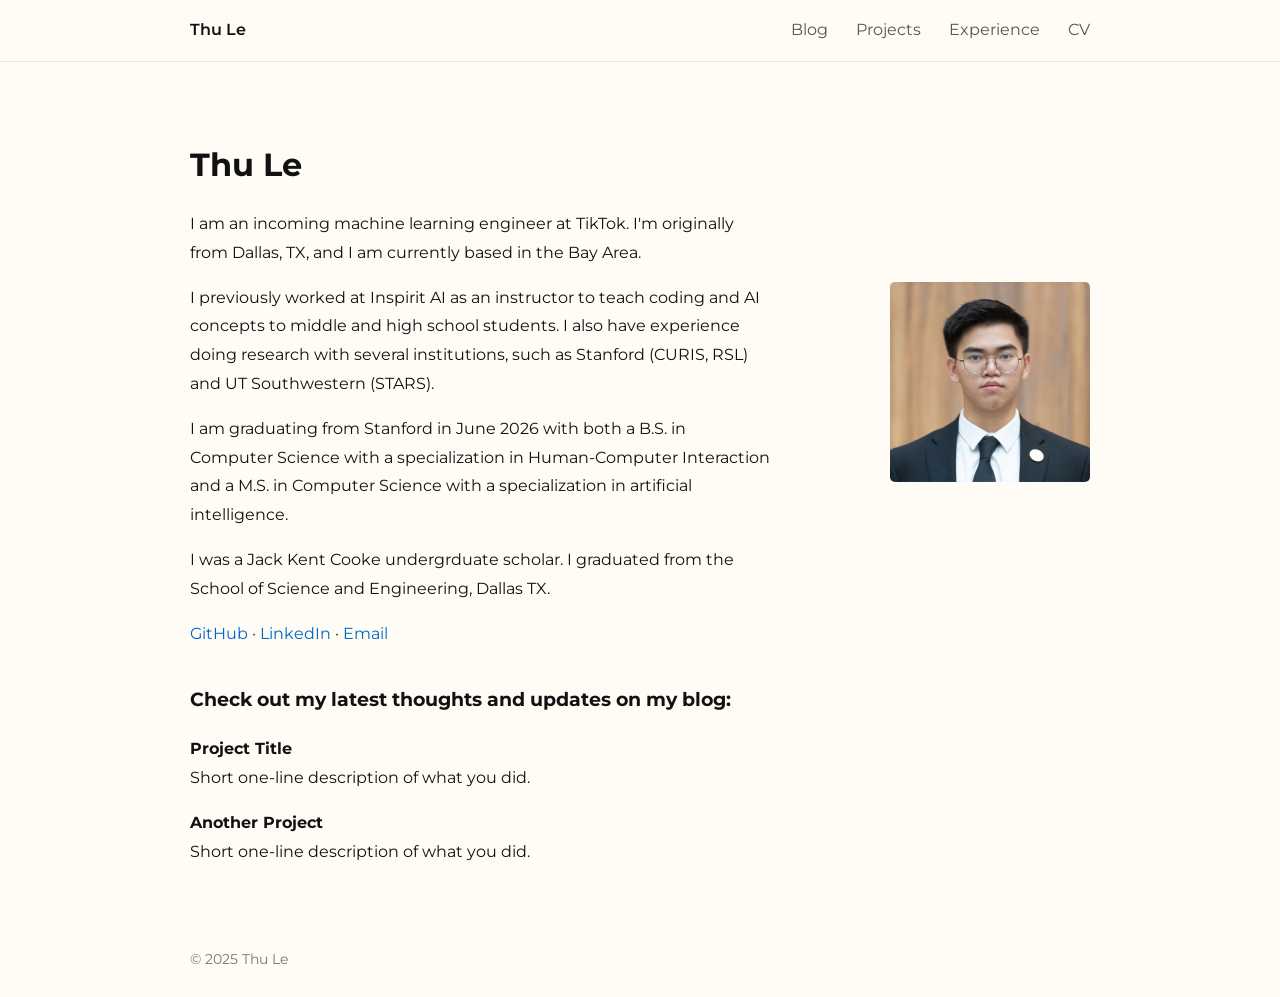
<file: index.html>
<!DOCTYPE html>
<html lang="en">
  <head>
    <meta charset="UTF-8">
    <title>Thu Le</title>
    <meta name="viewport" content="width=device-width, initial-scale=1">
    <link rel="stylesheet" href="css/style.css">
  </head>

  <body>
    <header class="site-header">
      <nav class="navbar">
        <a href="index.html" class="brand">Thu Le</a>
        <div class="nav-links">
          <a href="blog/index.html">Blog</a> 
          <a href="projects.html">Projects</a>
          <a href="experience.html">Experience</a>
          <a href="cv.pdf">CV</a>
        </div>
      </nav>
    </header>

    <main class="content">
      <section class="intro">
        <div class="intro-text">
            <h1> Thu Le </h1>
            <p>
            I am an incoming machine learning engineer at TikTok. 
            I'm originally from Dallas, TX, and I am currently based in the Bay Area.
            </p>

            <p>
            I previously worked at Inspirit AI as an instructor to teach coding and AI concepts to middle
            and high school students. I also have experience doing research with several institutions, such 
            as Stanford (CURIS, RSL) and UT Southwestern (STARS). 
            </p>

            <p>
                I am graduating from Stanford in June 2026 with both a B.S. in Computer Science with a specialization in 
                Human-Computer Interaction and a M.S. in Computer Science with
                a specialization in artificial intelligence.  
            </p>
            <p>
                I was a Jack Kent Cooke undergrduate scholar. I graduated from the School of Science and Engineering, Dallas TX. 
            </p>
            <p class="links">
            <a href="https://github.com/">GitHub</a> ·
            <a href="https://www.linkedin.com/">LinkedIn</a> ·
            <a href="mailto:email@domain.com">Email</a>
            </p>
        </div>

        <div class="intro-photo">
            <img src="images/me.jpeg" alt="Photo of Thu Le">
        </div>
      </section>

      <section>
        <h3>Check out my latest thoughts and updates on my blog:</h3>
        <p>
          <strong>Project Title</strong><br>
          Short one-line description of what you did.
        </p>

        <p>
          <strong>Another Project</strong><br>
          Short one-line description of what you did.
        </p>
      </section>
    </main>

    <footer class="site-footer">
      <p>© 2025 Thu Le</p>
    </footer>
  </body>
</html>
</file>
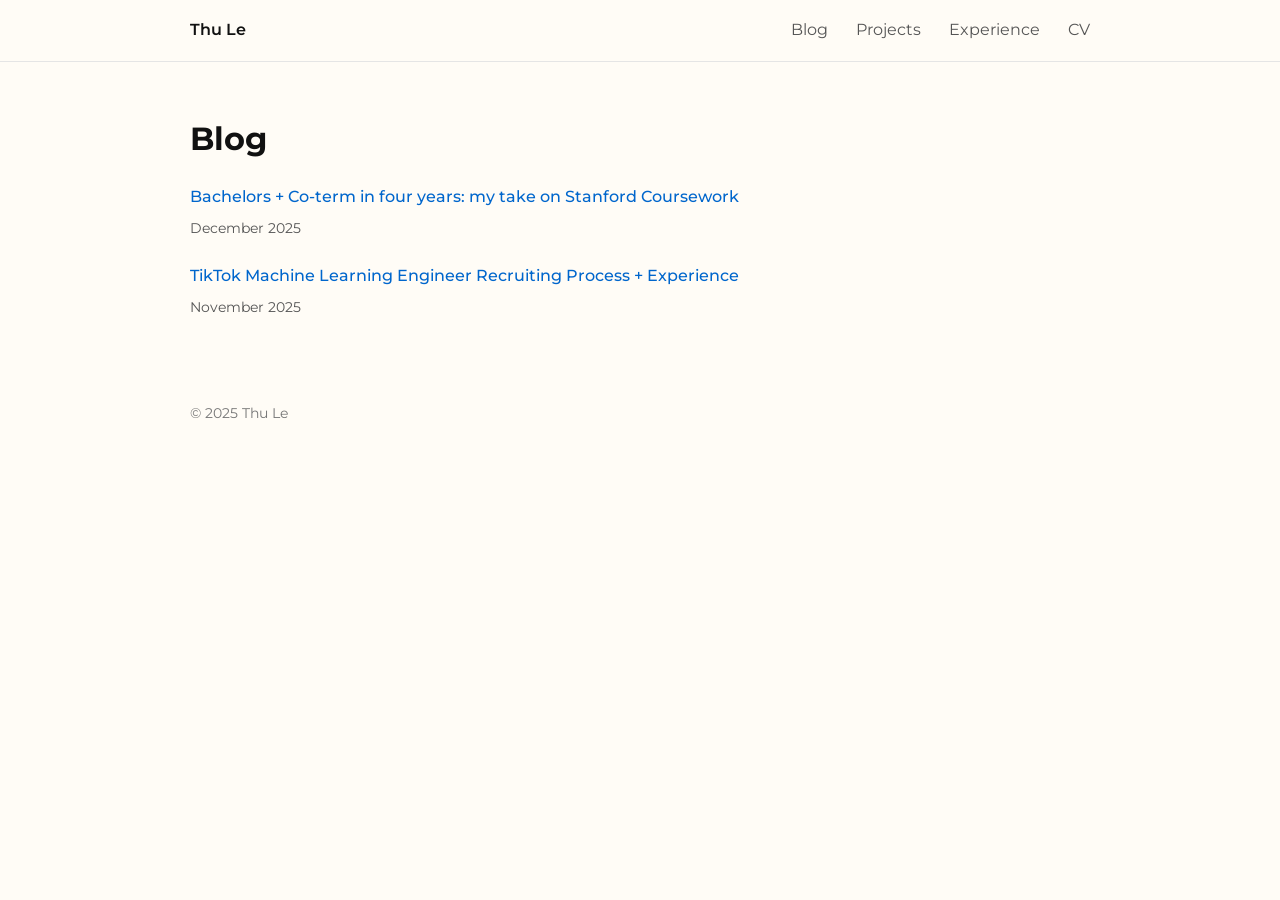
<file: blog/index.html>
<!DOCTYPE html>
<html lang="en">
<head>
  <meta charset="UTF-8">
  <title>Blog | Thu Le</title>
  <meta name="viewport" content="width=device-width, initial-scale=1">
  <link rel="stylesheet" href="../css/style.css">
</head>
<body>
  <header class="site-header">
    <nav class="navbar">
      <a href="../index.html" class="brand">Thu Le</a>
      <div class="nav-links">
        <a href="../blog/index.html">Blog</a> 
        <a href="../projects.html">Projects</a>
        <a href="../experience.html">Experience</a>
        <a href="../cv.pdf">CV</a>
      </div>
    </nav>
  </header>

  <main class="content">
    <h1>Blog</h1>

    <ul class="blog-list">
      <li>
        <a href="post1.html">Bachelors + Co-term in four years: my take on Stanford Coursework</a>
        <span class="date">December 2025</span>
      </li>
      <li>
        <a href="post2.html">TikTok Machine Learning Engineer Recruiting Process + Experience</a>
        <span class="date">November 2025</span>
      </li>
    </ul>
  </main>

  <footer class="site-footer">
    <p>© 2025 Thu Le</p>
  </footer>
</body>
</html>
</file>
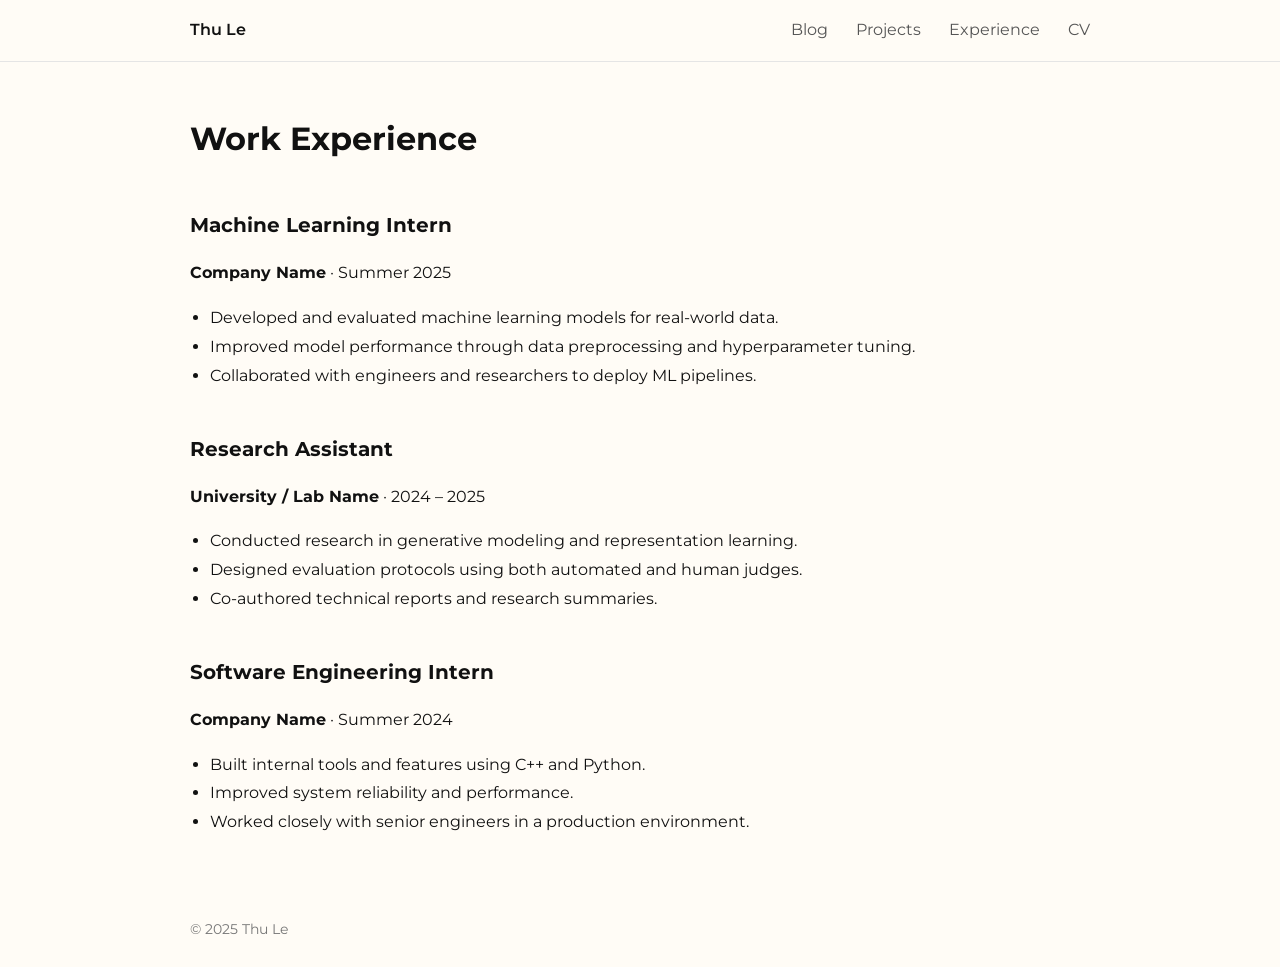
<file: experience.html>
<!DOCTYPE html>
<html lang="en">
  <head>
    <meta charset="UTF-8">
    <title>Experience | Thu Le</title>
    <meta name="viewport" content="width=device-width, initial-scale=1">
    <link rel="stylesheet" href="css/style.css">
  </head>

  <body>
    <header class="site-header">
      <nav class="navbar">
        <a href="index.html" class="brand">Thu Le</a>
        <div class="nav-links">
          <a href="blog/index.html">Blog</a> 
          <a href="projects.html">Projects</a>
          <a href="experience.html">Experience</a>
          <a href="cv.pdf">CV</a>
        </div>
      </nav>
    </header>

    <main class="content">
      <h1>Work Experience</h1>

      <section>
        <h2>Machine Learning Intern</h2>
        <p><strong>Company Name</strong> · Summer 2025</p>
        <ul>
          <li>Developed and evaluated machine learning models for real-world data.</li>
          <li>Improved model performance through data preprocessing and hyperparameter tuning.</li>
          <li>Collaborated with engineers and researchers to deploy ML pipelines.</li>
        </ul>
      </section>

      <section>
        <h2>Research Assistant</h2>
        <p><strong>University / Lab Name</strong> · 2024 – 2025</p>
        <ul>
          <li>Conducted research in generative modeling and representation learning.</li>
          <li>Designed evaluation protocols using both automated and human judges.</li>
          <li>Co-authored technical reports and research summaries.</li>
        </ul>
      </section>

      <section>
        <h2>Software Engineering Intern</h2>
        <p><strong>Company Name</strong> · Summer 2024</p>
        <ul>
          <li>Built internal tools and features using C++ and Python.</li>
          <li>Improved system reliability and performance.</li>
          <li>Worked closely with senior engineers in a production environment.</li>
        </ul>
      </section>
    </main>

    <footer class="site-footer">
      <p>© 2025 Thu Le</p>
    </footer>
  </body>
</html>
</file>
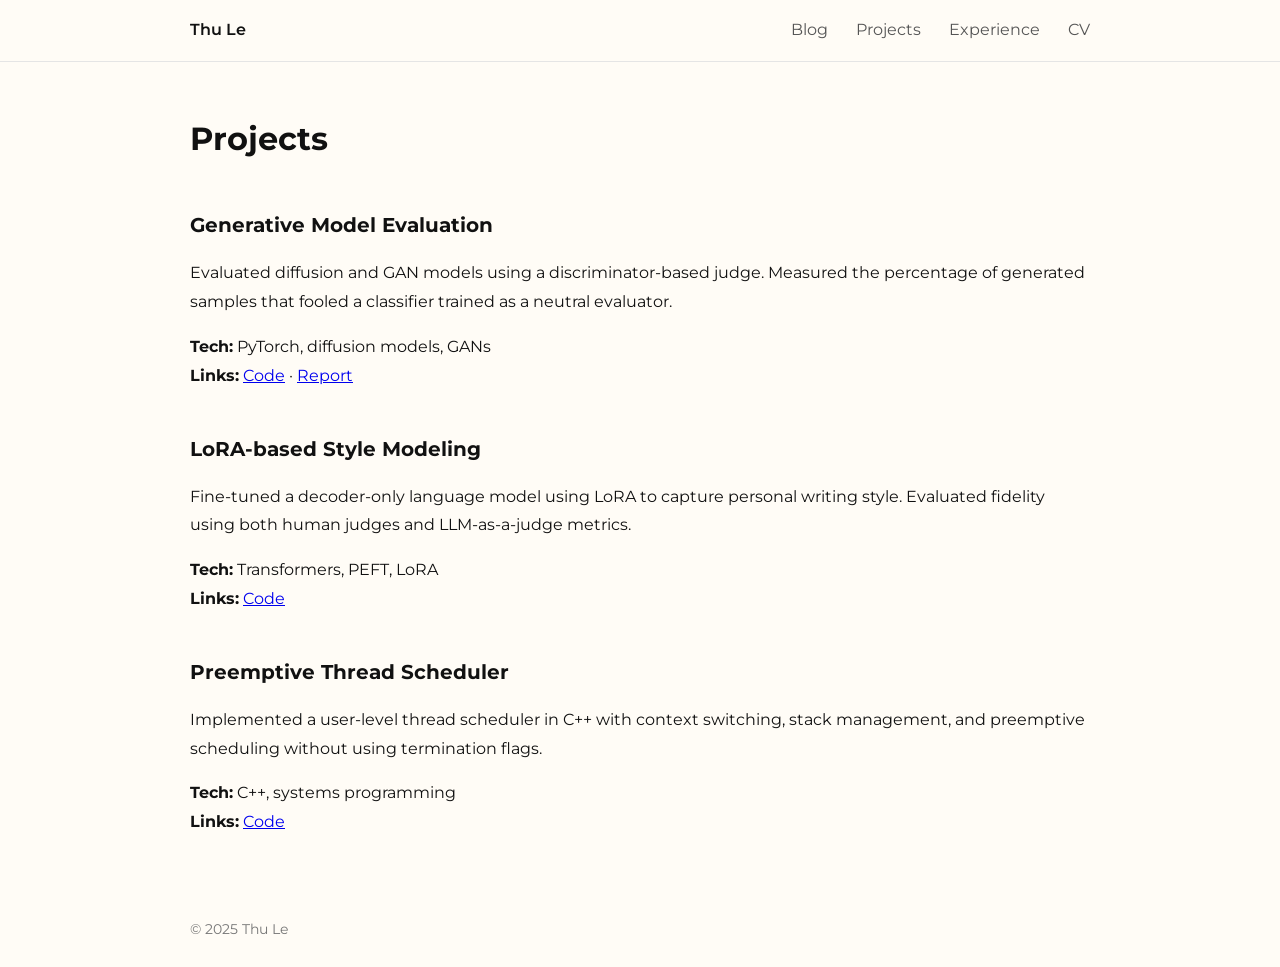
<file: projects.html>
<!DOCTYPE html>
<html lang="en">
  <head>
    <meta charset="UTF-8">
    <title>Projects | Thu Le</title>
    <meta name="viewport" content="width=device-width, initial-scale=1">
    <link rel="stylesheet" href="css/style.css">
  </head>

  <body>
    <header class="site-header">
      <nav class="navbar">
        <a href="index.html" class="brand">Thu Le</a>
        <div class="nav-links">
          <a href="blog/index.html">Blog</a> 
          <a href="projects.html">Projects</a>
          <a href="experience.html">Experience</a>
          <a href="cv.pdf">CV</a>
        </div>
      </nav>
    </header>

    <main class="content">
      <h1>Projects</h1>

      <section>
        <h2>Generative Model Evaluation</h2>
        <p>
          Evaluated diffusion and GAN models using a discriminator-based judge.
          Measured the percentage of generated samples that fooled a classifier
          trained as a neutral evaluator.
        </p>
        <p>
          <strong>Tech:</strong> PyTorch, diffusion models, GANs<br>
          <strong>Links:</strong>
          <a href="#">Code</a> · <a href="#">Report</a>
        </p>
      </section>

      <section>
        <h2>LoRA-based Style Modeling</h2>
        <p>
          Fine-tuned a decoder-only language model using LoRA to capture personal
          writing style. Evaluated fidelity using both human judges and
          LLM-as-a-judge metrics.
        </p>
        <p>
          <strong>Tech:</strong> Transformers, PEFT, LoRA<br>
          <strong>Links:</strong>
          <a href="#">Code</a>
        </p>
      </section>

      <section>
        <h2>Preemptive Thread Scheduler</h2>
        <p>
          Implemented a user-level thread scheduler in C++ with context switching,
          stack management, and preemptive scheduling without using termination flags.
        </p>
        <p>
          <strong>Tech:</strong> C++, systems programming<br>
          <strong>Links:</strong>
          <a href="#">Code</a>
        </p>
      </section>
    </main>

    <footer class="site-footer">
      <p>© 2025 Thu Le</p>
    </footer>
  </body>
</html>
</file>
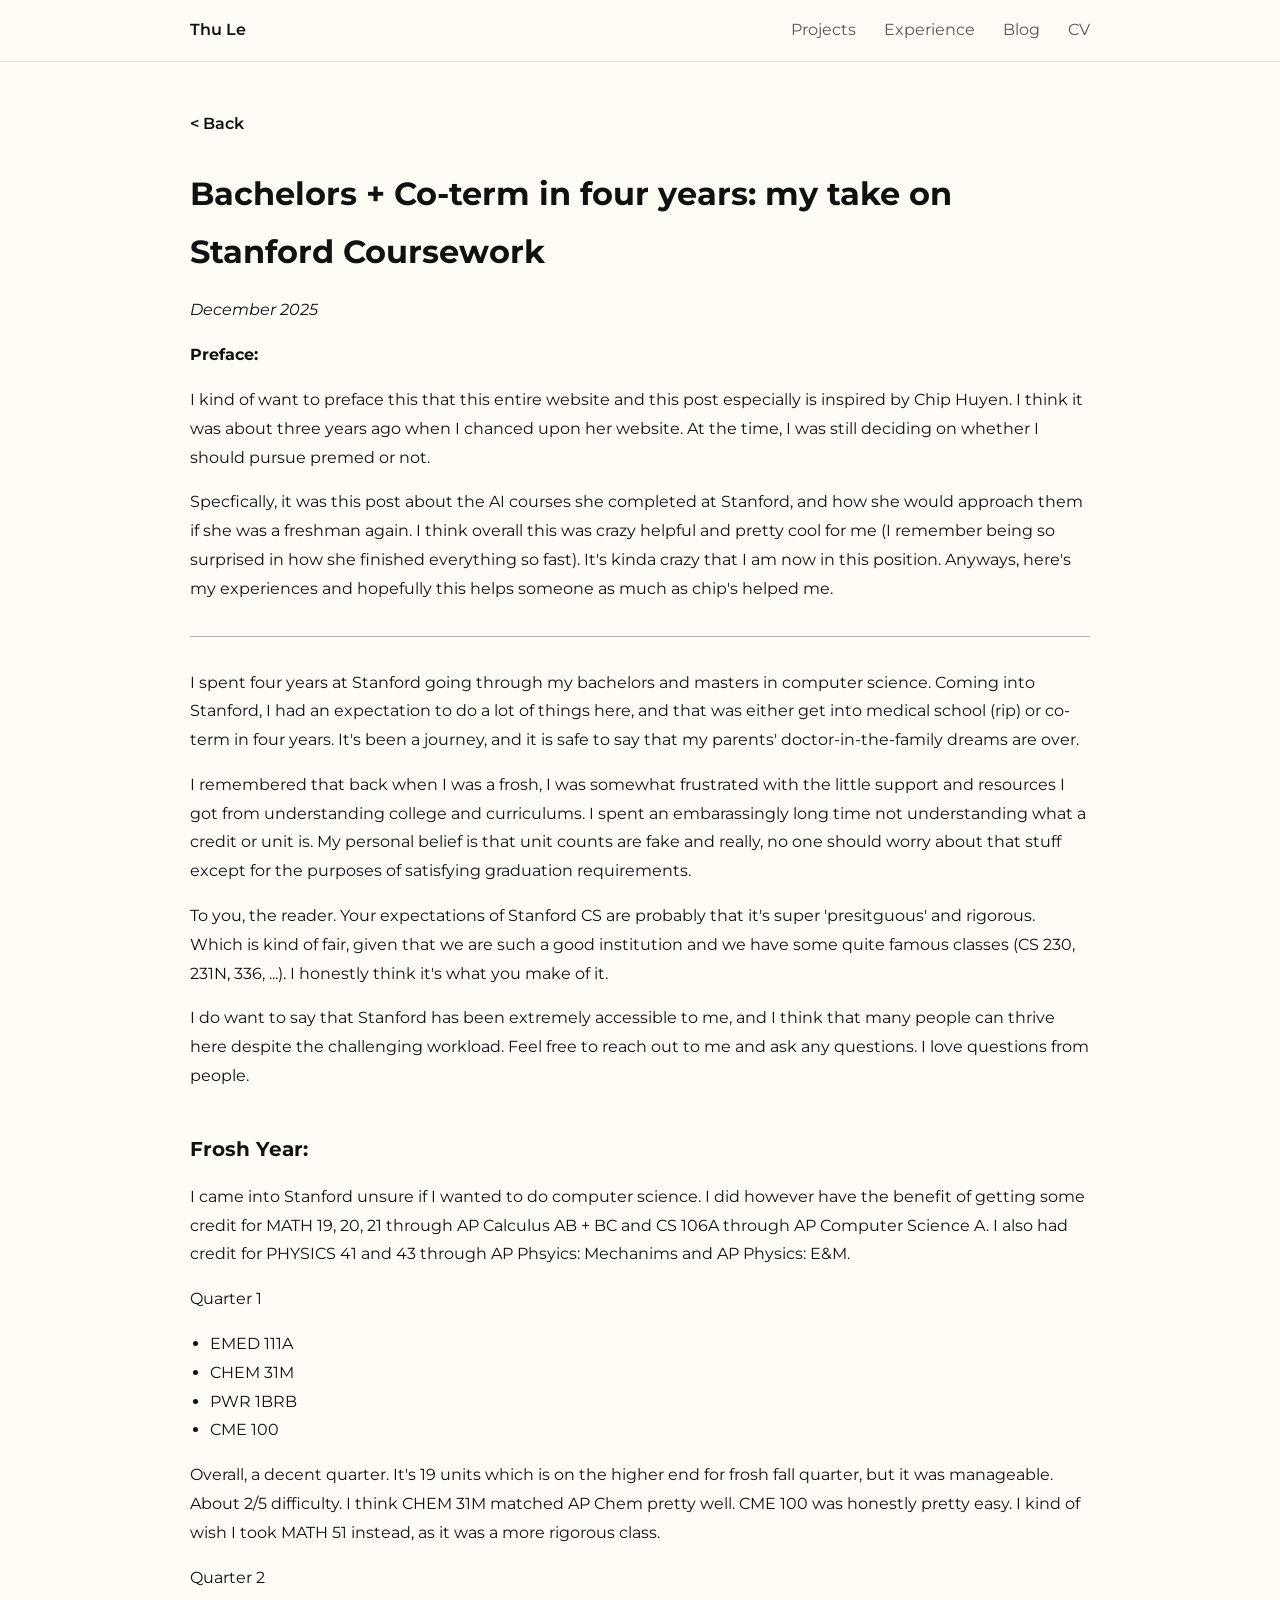
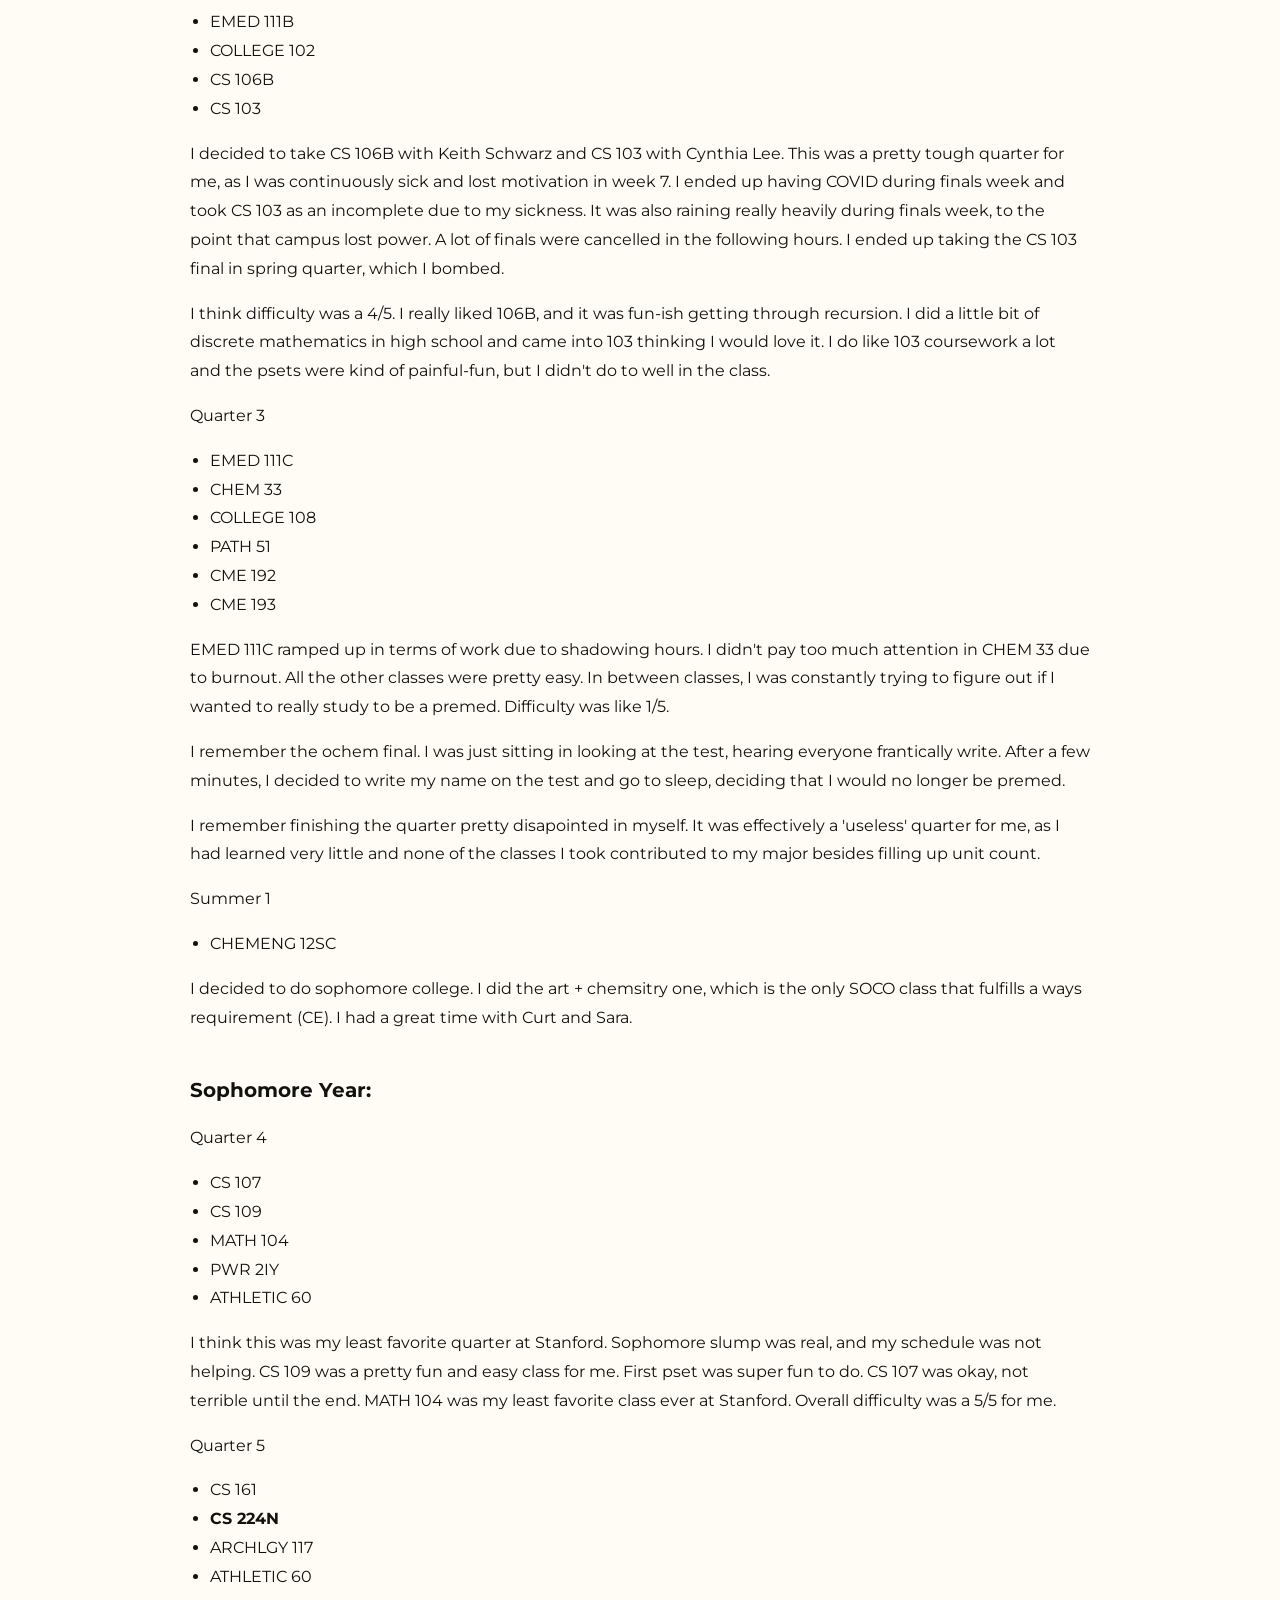
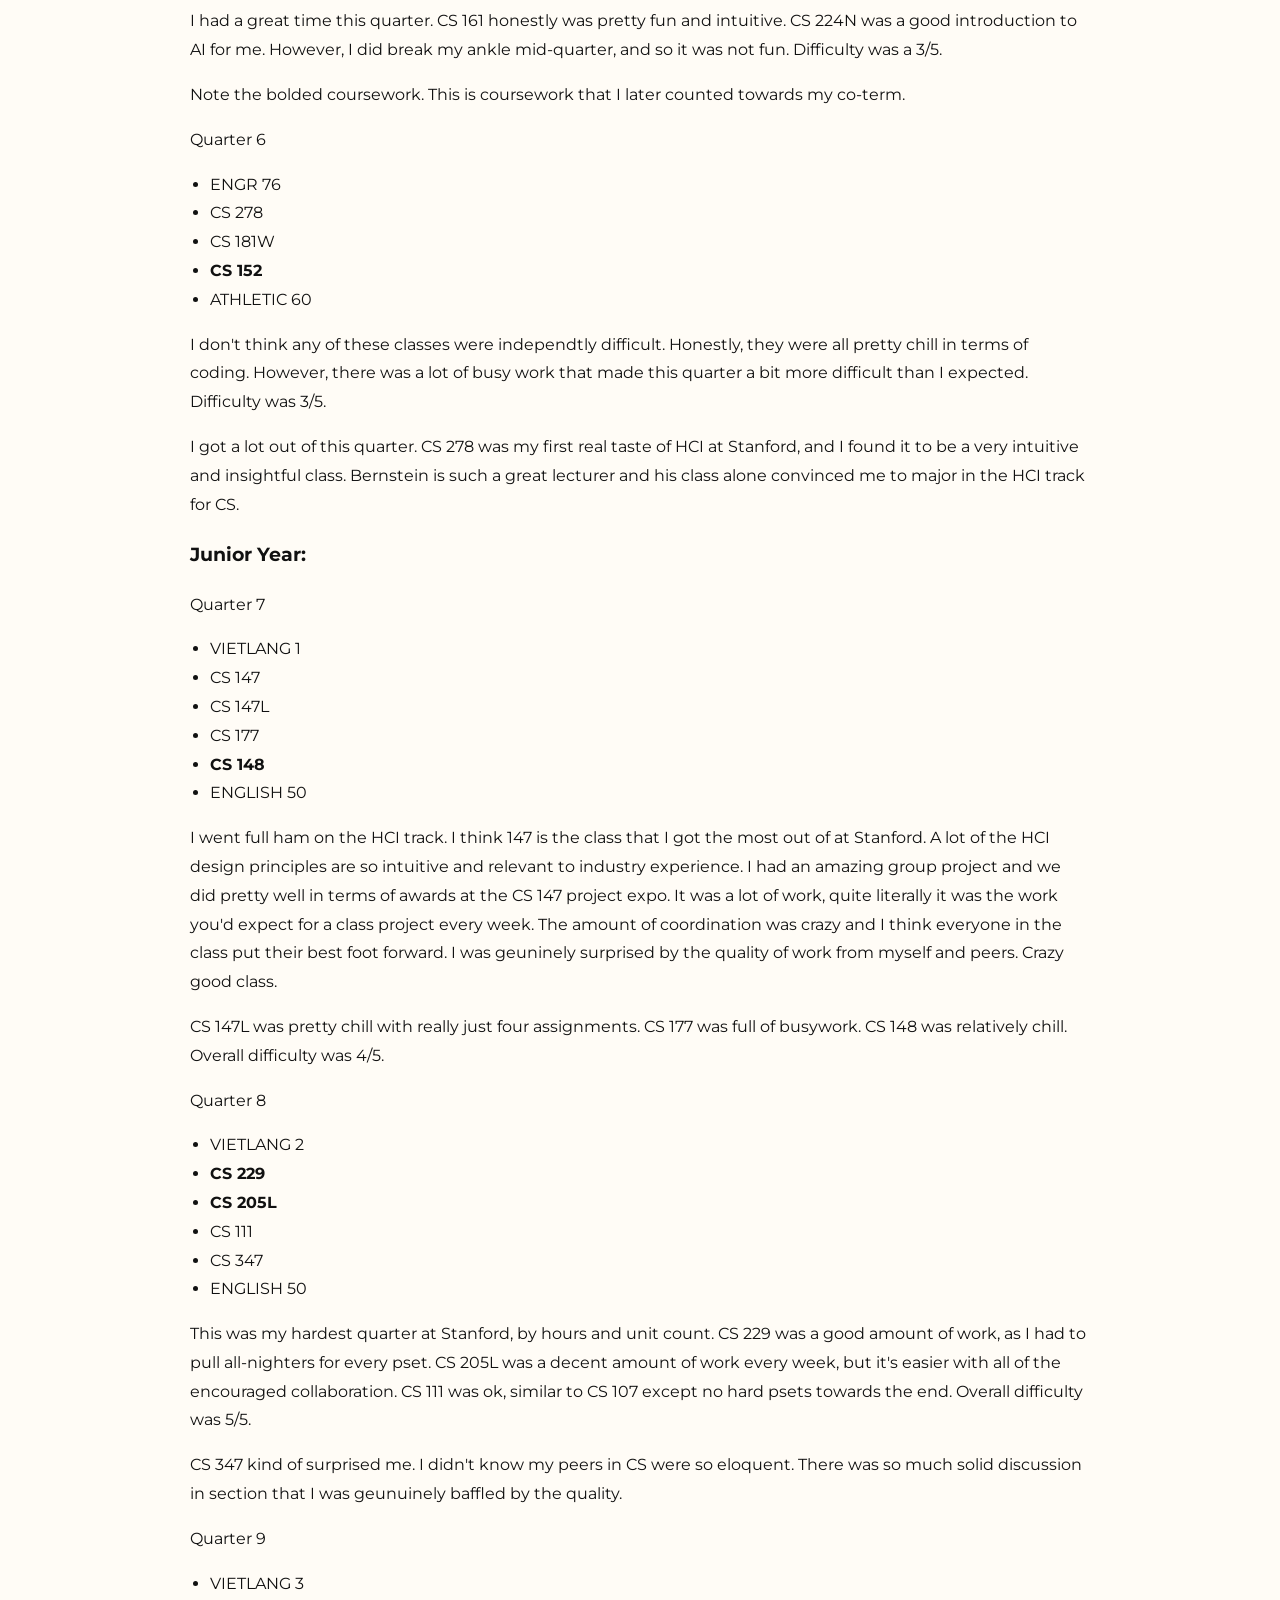
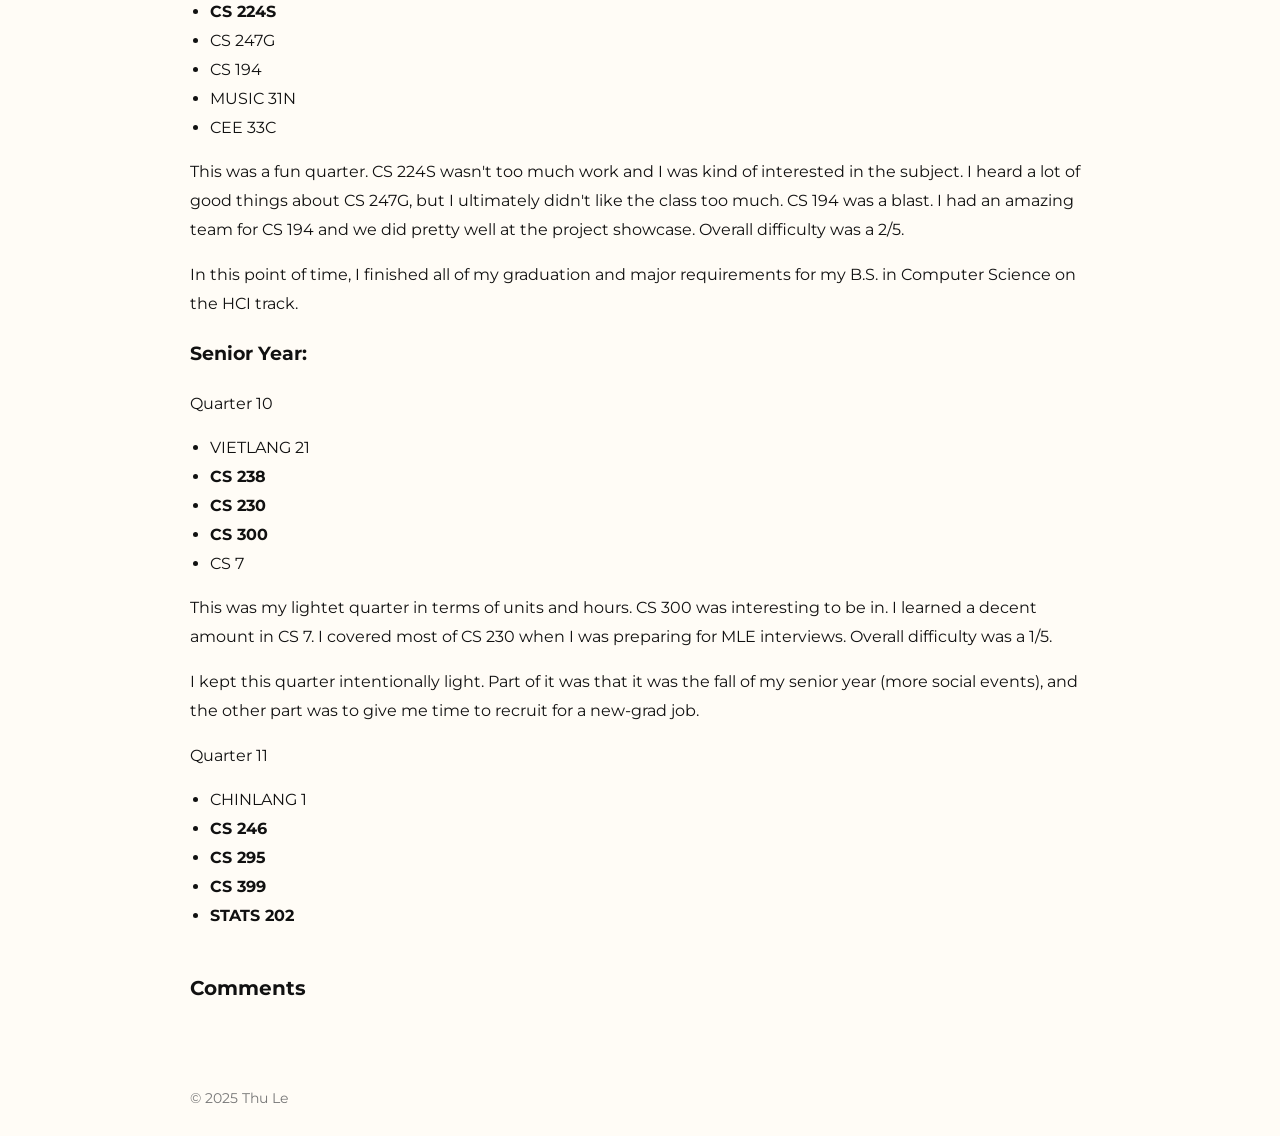
<file: blog/post1.html>
<!DOCTYPE html>
<html lang="en">
<head>
  <meta charset="UTF-8">
  <title>Evaluating Generative Models | Thu Le</title>
  <meta name="viewport" content="width=device-width, initial-scale=1">
  <link rel="stylesheet" href="../css/style.css">
</head>
<body>
  <header class="site-header">
    <nav class="navbar">
      <a href="../index.html" class="brand">Thu Le</a>
      <div class="nav-links">
        <a href="../projects.html">Projects</a>
        <a href="../experience.html">Experience</a>
        <a href="index.html">Blog</a>
        <a href="../cv.pdf">CV</a>
      </div>
    </nav>
  </header>

  <main class="content">
    <a href="index.html" class="brand"> < Back</a>

    <article class="blog-post">
      <h1>Bachelors + Co-term in four years: my take on Stanford Coursework</h1>
      <p><em>December 2025</em></p>

      <strong>  Preface: </strong>
      <p>
        I kind of want to preface this that this entire website and this post especially is 
        inspired by Chip Huyen. I think it was about three years ago when I chanced upon 
        her website. At the time, I was still deciding on whether I should pursue premed or not.
      </p>
      <p>
        Specfically, it was this post about the AI courses she completed at Stanford, and 
        how she would approach them if she was a freshman again. I think overall this 
        was crazy helpful and pretty cool for me (I remember being so surprised in how
        she finished everything so fast). It's kinda crazy that I am now in this position.
        Anyways, here's my experiences and hopefully this helps someone as much as chip's helped me.
      </p>

      <hr>

      <p>
        I spent four years at Stanford going through my bachelors and masters in computer science. 
        Coming into Stanford, I had an expectation to do a lot of things here, and that was either 
        get into medical school (rip) or co-term in four years. It's been a journey, and it is 
        safe to say that my parents' doctor-in-the-family dreams are over. 
      </p>

      <p>
        I remembered that back when I was a frosh, I was somewhat frustrated with the little support and 
        resources I got from understanding college and curriculums. I spent an embarassingly long time 
        not understanding what a credit or unit is. My personal belief is that unit counts are fake and 
        really, no one should worry about that stuff except for the purposes of satisfying graduation requirements.
      </p>

      <p>
        To you, the reader. Your expectations of Stanford CS are probably that it's super 'presitguous' and rigorous.
        Which is kind of fair, given that we are such a good institution and we have some quite famous classes (CS 230, 231N, 336, ...).
        I honestly think it's what you make of it. 
      </p>

      <p>
        I do want to say that Stanford has been extremely accessible to me, and I think that many people can thrive here 
        despite the challenging workload. Feel free to reach out to me and ask any questions. I love questions from people.
      </p>

      <h2> Frosh Year:</h2>
    
      <p>
        I came into Stanford unsure if I wanted to do computer science. I did however have the benefit of 
        getting some credit for MATH 19, 20, 21 through AP Calculus AB + BC and CS 106A through AP Computer Science A. 
        I also had credit for PHYSICS 41 and 43 through AP Phsyics: Mechanims and AP Physics: E&M. 
      </p>

      <p> Quarter 1</p>
      <ul>
        <li>EMED 111A</li>
        <li>CHEM 31M </li>
        <li>PWR 1BRB</li>
        <li>CME 100 </li>
      </ul>

      <p>
        Overall, a decent quarter. It's 19 units which is on the higher end for frosh fall quarter, but it was manageable.
      About 2/5 difficulty. I think CHEM 31M matched AP Chem pretty well. CME 100 was honestly pretty easy. I kind of wish
      I took MATH 51 instead, as it was a more rigorous class.
      </p>

      <p> Quarter 2</p>
      <ul>
        <li> EMED 111B</li>
        <li> COLLEGE 102</li>
        <li> CS 106B </li>
        <li> CS 103 </li>
      </ul>

      <p>
        I decided to take CS 106B with Keith Schwarz and CS 103 with Cynthia Lee. This was a pretty tough quarter for me,
      as I was continuously sick and lost motivation in week 7. I ended up having COVID during finals week and took CS 103
      as an incomplete due to my sickness. It was also raining really heavily during finals week, to the point that 
      campus lost power. A lot of finals were cancelled in the following hours. I ended up taking the CS 103 final in 
      spring quarter, which I bombed. 
      </p>

      <p> I think difficulty was a 4/5. I really liked 106B, and it was fun-ish getting through recursion.
        I did a little bit of discrete mathematics in high school and came into 103 thinking I would love it.
        I do like 103 coursework a lot and the psets were kind of painful-fun, but I didn't do to well in the class.
      </p>

      <p> Quarter 3</p>
      <ul>
        <li> EMED 111C </li>
        <li> CHEM 33 </li>
        <li> COLLEGE 108</li>
        <li> PATH 51</li>
        <li> CME 192</li>
        <li> CME 193</li>
      </ul>

      <p>
        EMED 111C ramped up in terms of work due to shadowing hours. I didn't pay too much attention in CHEM 33 
        due to burnout. All the other classes were pretty easy. In between classes, I was constantly trying to figure out if I wanted to
        really study to be a premed.
        Difficulty was like 1/5. 
      </p>
      <p>
        I remember the ochem final. I was just sitting in looking at the test, hearing everyone frantically write.
        After a few minutes, I decided to write my name on the test and go to sleep, deciding that I would no longer be premed.
      </p>

      <p>
        I remember finishing the quarter pretty disapointed in myself. It was effectively a 'useless' quarter for me, as I 
        had learned very little and none of the classes I took contributed to my major besides filling up unit count.
      </p>
    </article>

    <p> Summer 1</p>
    <ul>
        <li> CHEMENG 12SC</li>
    </ul>

    <p>
        I decided to do sophomore college. I did the art + chemsitry one, which is the only SOCO class that fulfills 
    a ways requirement (CE). I had a great time with Curt and Sara. 
    </p>

    <h2> Sophomore Year:</h2>
    <p> Quarter 4</p>
    <ul>
        <li> CS 107</li>
        <li> CS 109</li>
        <li> MATH 104</li>
        <li> PWR 2IY</li>
        <li> ATHLETIC 60</li>
    </ul>

    <p>
        I think this was my least favorite quarter at Stanford. Sophomore slump was real, and my schedule was not helping.
        CS 109 was a pretty fun and easy class for me. First pset was super fun to do. CS 107 was okay, not terrible until the end.
        MATH 104 was my least favorite class ever at Stanford. Overall difficulty was a 5/5 for me.
    </p>

    <p> Quarter 5</p>
    <ul>
        <li> CS 161</li>
        <li> <b>CS 224N </b></li>
        <li> ARCHLGY 117</li>
        <li> ATHLETIC 60 </li>
    </ul>

    <p>
        I had a great time this quarter. CS 161 honestly was pretty fun and intuitive. CS 224N was a
        good introduction to AI for me. However, I did break my ankle mid-quarter, and so it was not fun.
        Difficulty was a 3/5. 
    </p>

    <p> Note the bolded coursework. This is coursework that I later counted towards my co-term. 
    </p>

    <p> Quarter 6</p>
    <ul>
        <li> ENGR 76</li>
        <li> CS 278</li>
        <li> CS 181W</li>
        <li> <b> CS 152</b></li>
        <li> ATHLETIC 60</li>
    </ul>

    <p>
        I don't think any of these classes were independtly difficult. Honestly, they were all pretty chill
    in terms of coding. However, there was a lot of busy work that made this quarter a bit more difficult
    than I expected. Difficulty was 3/5. 
    </p>

    <p>
        I got a lot out of this quarter. CS 278 was my first real taste of HCI at Stanford, and I found
        it to be a very intuitive and insightful class. Bernstein is such a great lecturer and his class
        alone convinced me to major in the HCI track for CS. 
    </p>

    <h3> Junior Year:</h3>
    <p> Quarter 7</p>
    <ul>
        <li> VIETLANG 1</li>
        <li> CS 147</li>
        <li> CS 147L</li>
        <li> CS 177 </li>
        <li> <b> CS 148</b> </li>
        <li> ENGLISH 50</li>
    </ul>

    <p>
        I went full ham on the HCI track. I think 147 is the class that I got the most out of
        at Stanford. A lot of the HCI design principles are so intuitive and relevant to industry experience.
        I had an amazing group project and we did pretty well in terms of awards at the CS 147 project expo. 
        It was a lot of work, quite literally it was the work you'd expect for a class project every week.
        The amount of coordination was crazy and I think everyone in the class put their best foot forward. 

        I was geuninely surprised by the quality of work from myself and peers. Crazy good class.
    </p>
    <p>
        CS 147L was pretty chill with really just four assignments. CS 177 was full of busywork. CS 148 was 
        relatively chill. Overall difficulty was 4/5. 
    </p>

    <p> Quarter 8</p>
    <ul>
        <li> VIETLANG 2</li>
        <li> <b> CS 229</b></li>
        <li> <b> CS 205L</b></li>
        <li> CS 111</li>
        <li> CS 347</li>
        <li> ENGLISH 50</li>
    </ul>

    <p>
        This was my hardest quarter at Stanford, by hours and unit count. CS 229 was a good amount of work, as I 
        had to pull all-nighters for every pset. CS 205L was a decent amount of work every week, but it's easier
        with all of the encouraged collaboration. CS 111 was ok, similar to CS 107 except no hard psets towards the end.
        Overall difficulty was 5/5. 
    </p>

    <p>
        CS 347 kind of surprised me. I didn't know my peers in CS were so eloquent. There was so much solid discussion
        in section that I was geunuinely baffled by the quality. 
    </p>


    <p> Quarter 9</p>
    <ul>
        <li> VIETLANG 3</li>
        <li> <b> CS 224S</b> </li>
        <li> CS 247G</li>
        <li> CS 194</li>
        <li> MUSIC 31N</li>
        <li> CEE 33C</li>
    </ul>

    <p>
        This was a fun quarter. CS 224S wasn't too much work and I was kind of interested in the subject.
        I heard a lot of good things about CS 247G, but I ultimately didn't like the class too much. CS 194 was 
        a blast. I had an amazing team for CS 194 and we did pretty well at the project showcase. Overall difficulty
        was a 2/5. 
    </p>

    <p> 
        In this point of time, I finished all of my graduation and major requirements for my 
        B.S. in Computer Science on the HCI track. 
    </p>

    <h3> Senior Year: </h3>

    <p> Quarter 10 </p>
    <ul>
        <li> VIETLANG 21</li>
        <li> <b> CS 238</b></li>
        <li> <b> CS 230</b></li>
        <li> <b> CS 300</b></li>
        <li> CS 7 </li>
    </ul>

    <p>
        This was my lightet quarter in terms of units and hours. CS 300 was interesting to be in. I learned a decent 
        amount in CS 7. I covered most of CS 230 when I was preparing for MLE interviews. Overall difficulty was a 1/5.
    </p>

    <p>
        I kept this quarter intentionally light. Part of it was that it was the fall of my senior year (more social events),
        and the other part was to give me time to recruit for a new-grad job. 
    </p>

    <p> Quarter 11</p>
    <ul>
        <li> CHINLANG 1</li>
        <li> <b> CS 246</b></li>
        <li> <b> CS 295</b></li>
        <li> <b> CS 399</b></li>
        <li> <b> STATS 202 </b></li>
    </ul>
    <!-- Disqus Comments -->
    <section id="comments">
      <h2>Comments</h2>
      <div id="disqus_thread"></div>
      <script>
        var disqus_config = function () {
          this.page.url = window.location.href;       
          this.page.identifier = "post1"; // Unique ID per post
        };
        (function() { 
          var d = document, s = d.createElement('script');
          s.src = 'https://lemthu003.disqus.com/embed.js';
          s.setAttribute('data-timestamp', +new Date());
          (d.head || d.body).appendChild(s);
        })();
      </script>
      <noscript>
        Please enable JavaScript to view the 
        <a href="https://disqus.com/?ref_noscript">comments powered by Disqus.</a>
      </noscript>
    </section>
  </main>

  <footer class="site-footer">
    <p>© 2025 Thu Le</p>
  </footer>
</body>
</html>
</file>
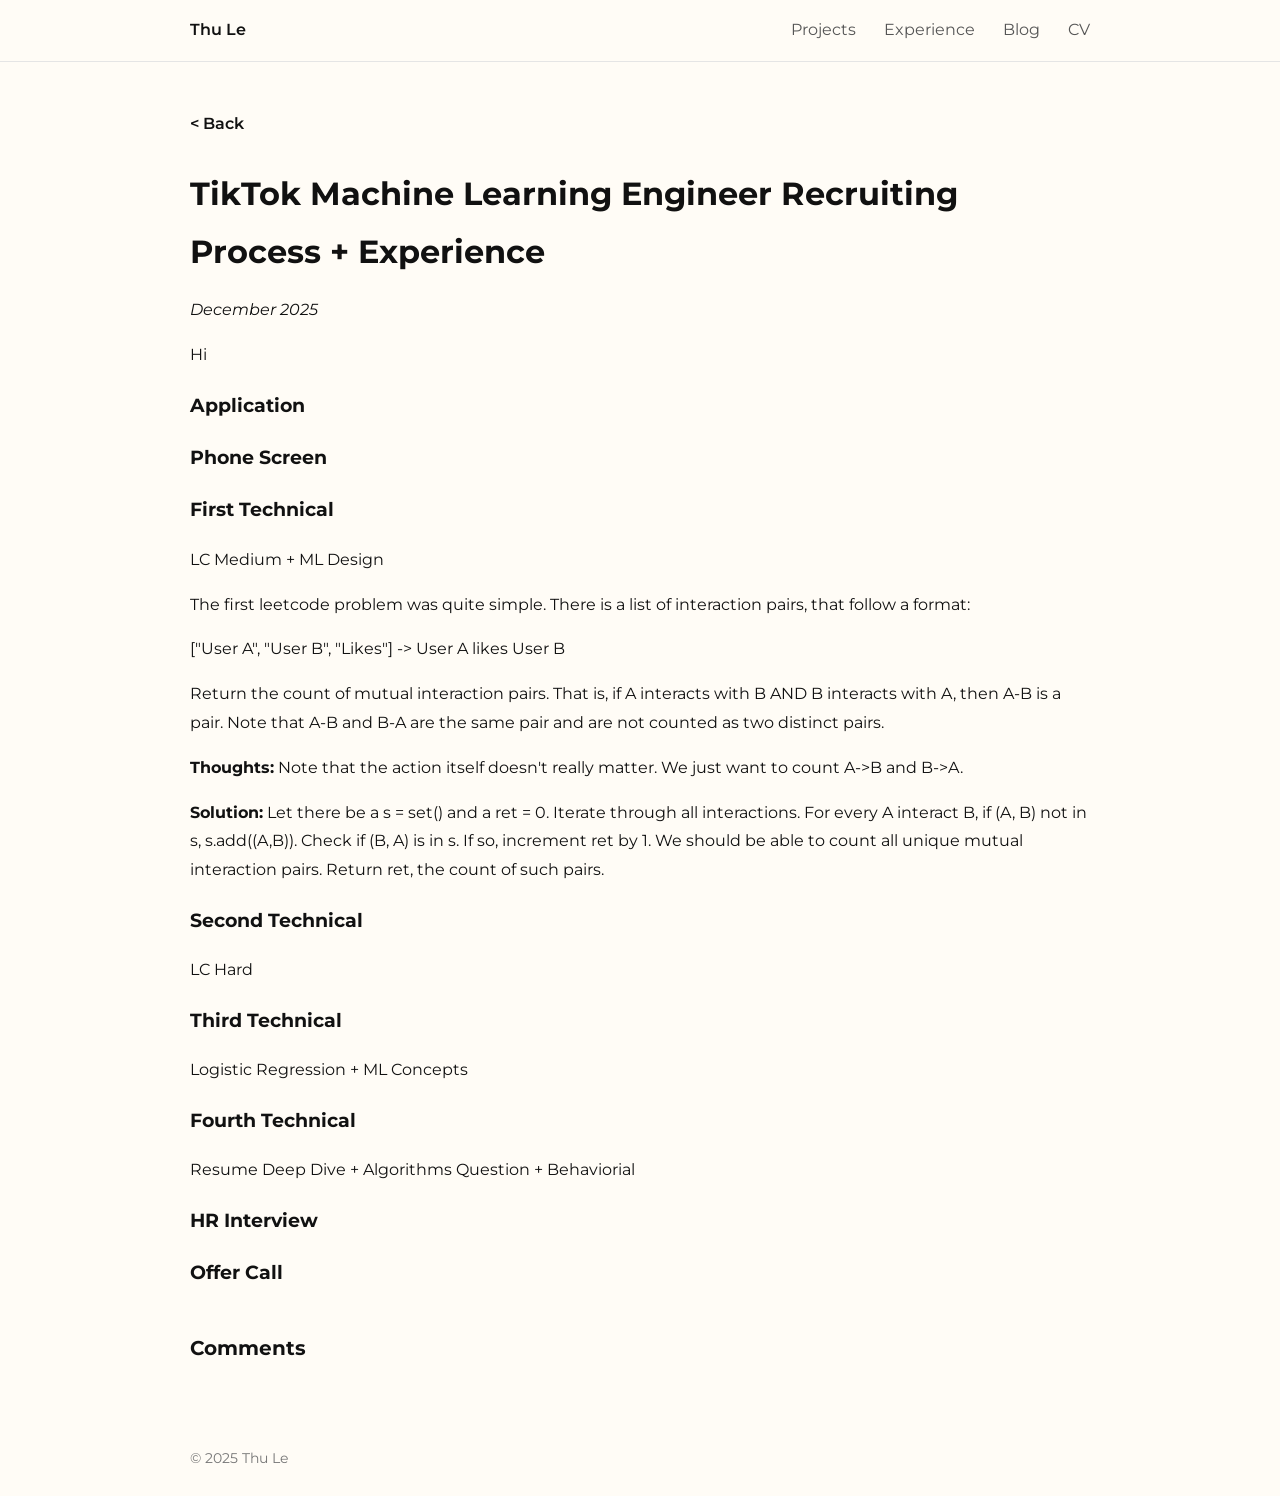
<file: blog/post2.html>
<!DOCTYPE html>
<html lang="en">
<head>
  <meta charset="UTF-8">
  <title>Evaluating Generative Models | Thu Le</title>
  <meta name="viewport" content="width=device-width, initial-scale=1">
  <link rel="stylesheet" href="../css/style.css">
</head>
<body>
  <header class="site-header">
    <nav class="navbar">
      <a href="../index.html" class="brand">Thu Le</a>
      <div class="nav-links">
        <a href="../projects.html">Projects</a>
        <a href="../experience.html">Experience</a>
        <a href="index.html">Blog</a>
        <a href="../cv.pdf">CV</a>
      </div>
    </nav>
  </header>

  <main class="content">
    <a href="index.html" class="brand"> < Back</a>

    <article class="blog-post">
      <h1>TikTok Machine Learning Engineer Recruiting Process + Experience</h1>
      <p><em>December 2025</em></p>

    <p>
        Hi
    </p>

    <h3>Application</h3>

    <h3>Phone Screen</h3>

    <h3>First Technical</h3>
    <p>
        LC Medium + ML Design
    </p>

    <p>
        The first leetcode problem was quite simple. There is a list of interaction pairs, that follow a format:
    </p>
    <p>
        ["User A", "User B", "Likes"] -> User A likes User B
    </p>
    <p>
        Return the count of mutual interaction pairs. That is, if A interacts with B AND B interacts with A, then
        A-B is a pair. Note that A-B and B-A are the same pair and are not counted as two distinct pairs.
    </p>

    <p>
        <b>Thoughts:</b> Note that the action itself doesn't really matter. We just want to count A->B and B->A. 
    </p>
    <p>
        <b> Solution:</b> Let there be a s = set() and a ret = 0. 
        Iterate through all interactions. For every A interact B, if (A, B) not in s, s.add((A,B)). Check if (B, A) is in s. If so, 
        increment ret by 1. We should be able to count all unique mutual interaction pairs. Return ret, the count of such pairs. 
    </p>
    <h3>Second Technical</h3>
    <p>
        LC Hard
    </p>

    <p></p>
    <h3>Third Technical</h3>
    <p>
        Logistic Regression + ML Concepts
    </p>
    <h3>Fourth Technical</h3>
    <p>
        Resume Deep Dive + Algorithms Question + Behaviorial
    </p>
    <h3>HR Interview</h3>

    <h3>Offer Call</h3>

      
    <!-- Disqus Comments -->
    <section id="comments">
      <h2>Comments</h2>
      <div id="disqus_thread"></div>
      <script>
        var disqus_config = function () {
          this.page.url = window.location.href;       
          this.page.identifier = "post2"; // Unique ID per post
        };
        (function() { 
          var d = document, s = d.createElement('script');
          s.src = 'https://lemthu003.disqus.com/embed.js';
          s.setAttribute('data-timestamp', +new Date());
          (d.head || d.body).appendChild(s);
        })();
      </script>
      <noscript>
        Please enable JavaScript to view the 
        <a href="https://disqus.com/?ref_noscript">comments powered by Disqus.</a>
      </noscript>
    </section>
  </main>

  <footer class="site-footer">
    <p>© 2025 Thu Le</p>
  </footer>
</body>
</html>
</file>
<file: css/style.css>
@import url("https://fonts.googleapis.com/css2?family=Montserrat:wght@300;400;500;600;700&display=swap");


body {
  /* font-family: -apple-system, BlinkMacSystemFont, "Segoe UI", Roboto, Arial, sans-serif; */
  font-family: "Montserrat", -apple-system, 'Arial';
  margin: 0;
  background: #fffcf6;
  color: #111;
  line-height: 1.8;
  
}

.site-header {
  border-bottom: 1px solid #e5e5e5;
}

.navbar {
  max-width: 900px;
  margin: 0 auto;
  padding: 16px 24px;
  display: flex;
  justify-content: space-between;
  align-items: center;
}

.brand {
  font-weight: 600;
  text-decoration: none;
  color: #111;
}

.nav-links a {
  margin-left: 24px;
  text-decoration: none;
  color: #555;
}

.nav-links a:hover {
  color: #000;
}

.content {
  max-width: 900px;
  margin: 48px auto;
  padding: 0 24px;
}

h1 {
  font-size: 2rem;
  margin-bottom: 8px;
}

h2 {
  font-size: 1.25rem;
  margin-top: 40px;
  margin-bottom: 12px;
}


ul {
  padding-left: 20px;
}

.links a {
  text-decoration: none;
  color: #0066cc;
}

.links a:hover {
  text-decoration: underline;
}

.site-footer {
  max-width: 900px;
  margin: 80px auto 24px;
  padding: 0 24px;
  font-size: 0.9rem;
  color: #777;
}

.intro {
  display: flex;
  gap: 30px;
  align-items: center;
  justify-content: space-between;
}

.intro-text {
  flex: 2;
}

.intro-photo {
  flex: 1;
  text-align: right; /* ensures image aligns to right edge of column */
}

.intro-photo img {
  width: 100%;
  max-width: 200px;
  border-radius: 5px;
}



.blog-list {
  list-style: none;
  padding: 0;
}

.blog-list li {
  margin-bottom: 20px;
}

.blog-list li a {
  font-weight: 500;
  text-decoration: none;
  color: #0066cc;
}

.blog-list li a:hover {
  text-decoration: underline;
}

.blog-list .date {
  display: block;
  color: #555;
  font-size: 0.9rem;
  margin-top: 4px;
}

hr {
  border: none;
  height: 1px;
  background: #b1b3b7;
  margin: 2rem 0;
}
</file>
